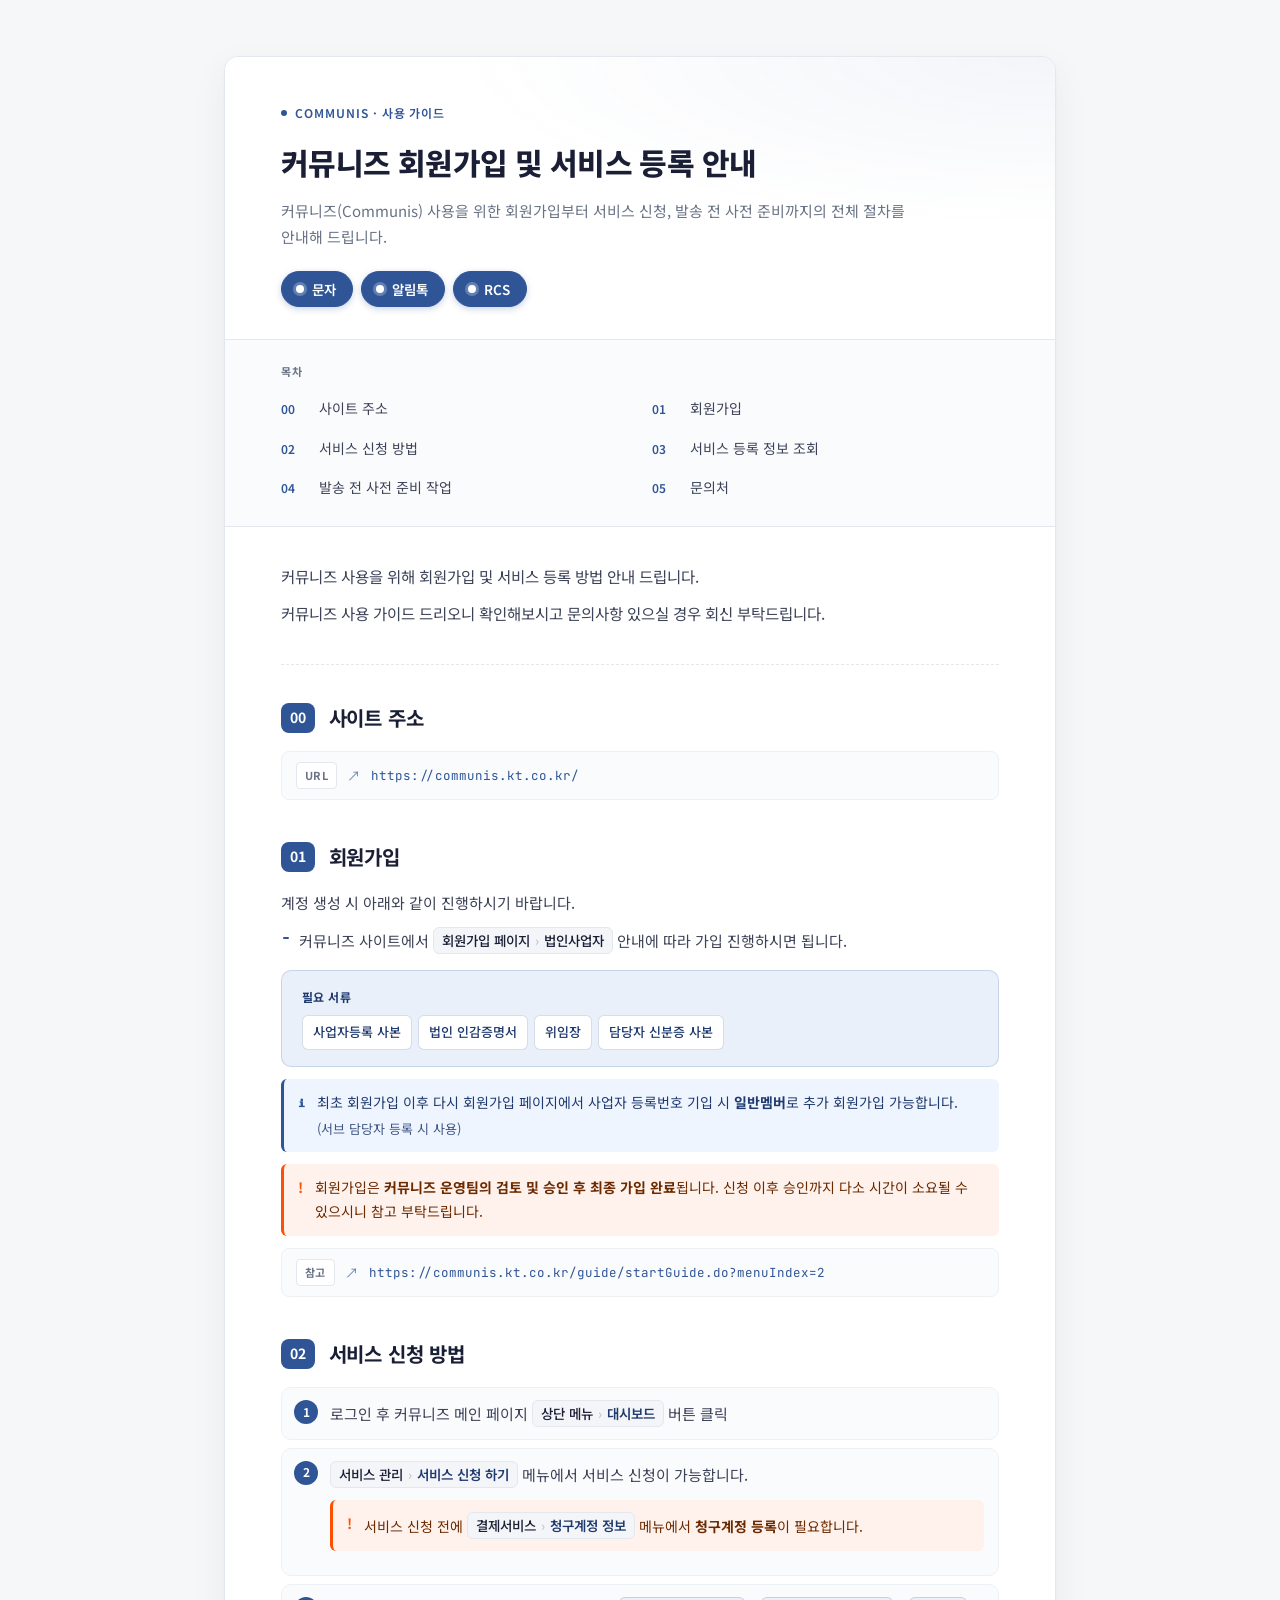
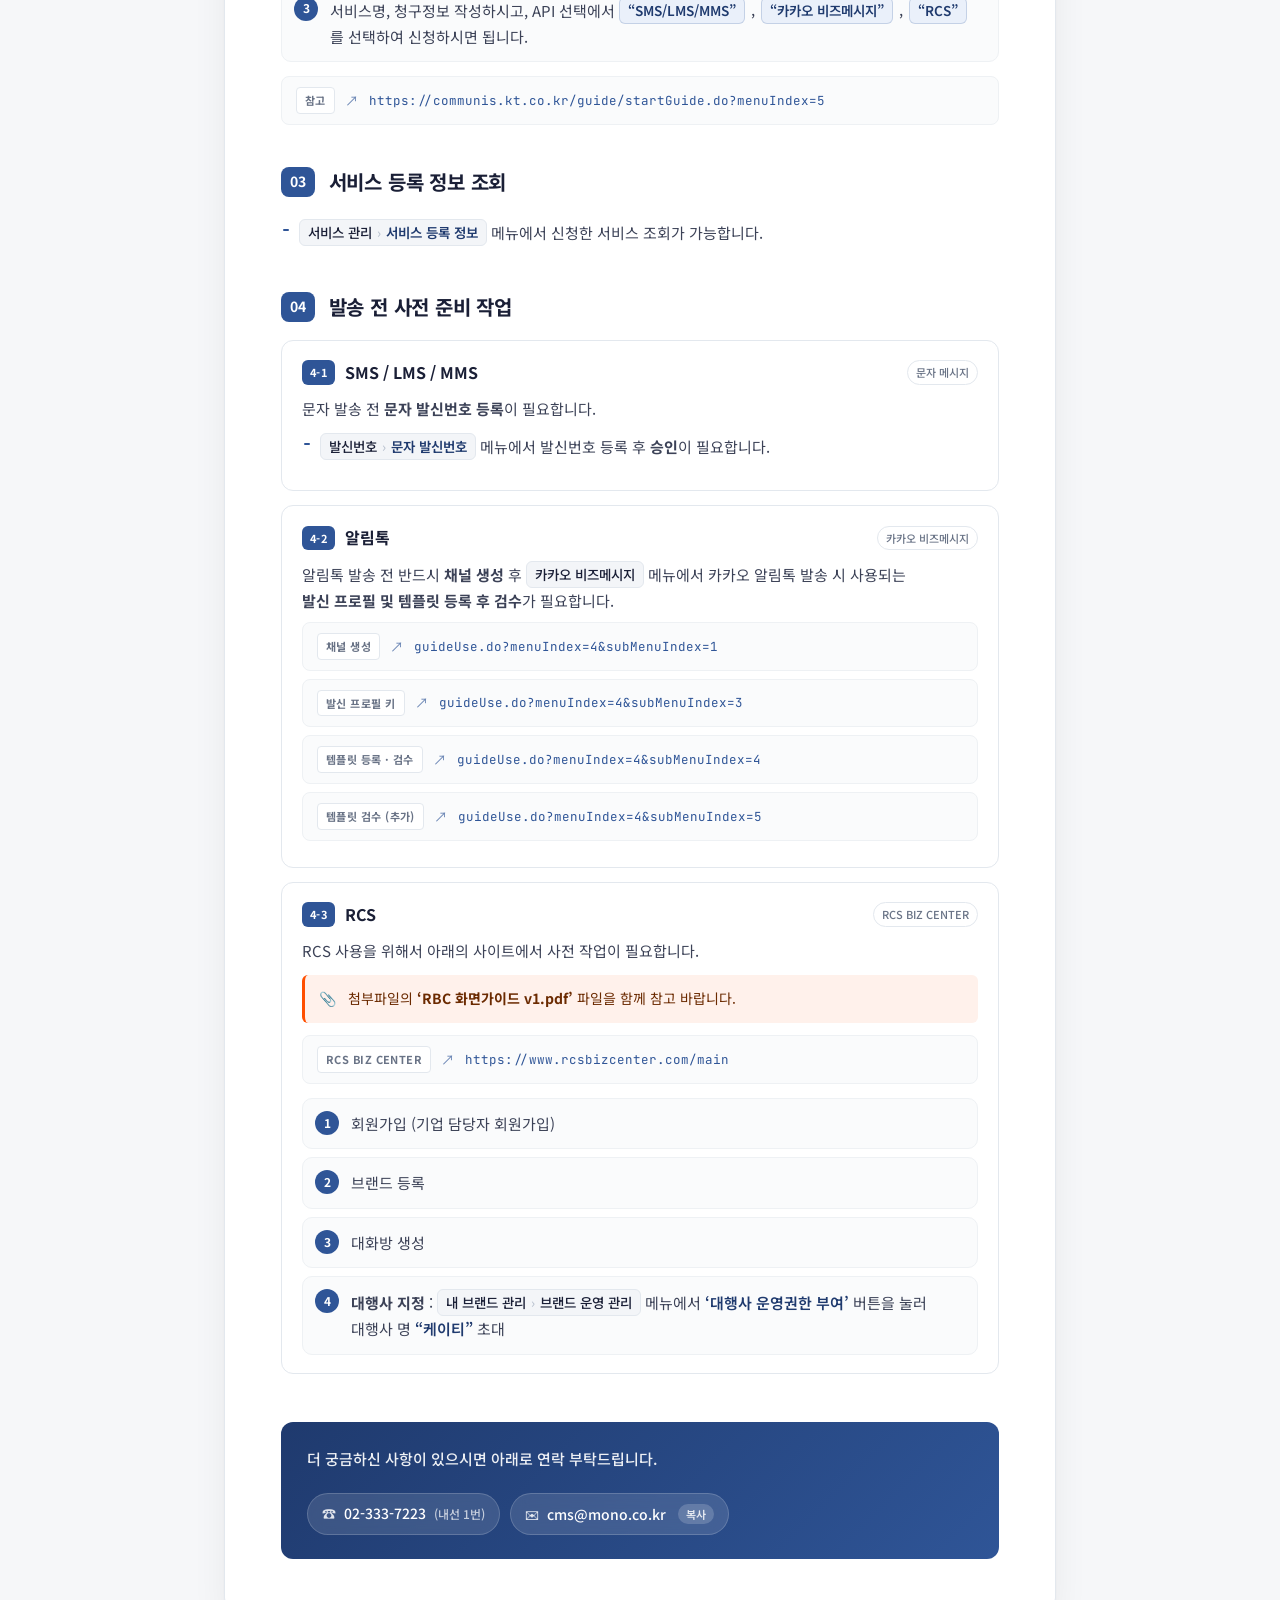
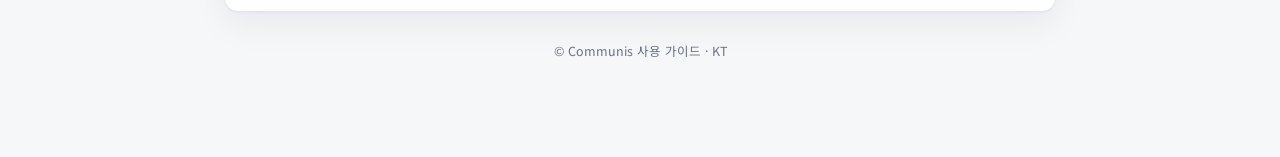
<file: start-communis/index.html>
<!DOCTYPE html>
<html lang="ko">
<head>
<meta charset="UTF-8">
<meta name="viewport" content="width=device-width, initial-scale=1.0">
<title>커뮤니즈 사용 가이드</title>
<link rel="preconnect" href="https://fonts.googleapis.com">
<link rel="preconnect" href="https://fonts.gstatic.com" crossorigin>
<link href="https://fonts.googleapis.com/css2?family=Noto+Sans+KR:wght@300;400;500;600;700;800&family=JetBrains+Mono:wght@400;500&display=swap" rel="stylesheet">
<style>
  :root {
    --ink: #1a1f36;
    --ink-soft: #3c4257;
    --muted: #697386;
    --line: #e3e8ee;
    --line-soft: #eef1f4;
    --bg: #f6f7f9;
    --paper: #ffffff;
    --brand: #2f5597;
    --brand-soft: #eaf0fa;
    --brand-deep: #1f3a6e;
    --accent: #ff4f00;
    --accent-soft: #fff1eb;
    --good: #1f8a5b;
    --code-bg: #f3f5f8;
  }
  * { box-sizing: border-box; }
  html, body { margin: 0; padding: 0; }
  body {
    font-family: 'Noto Sans KR', -apple-system, BlinkMacSystemFont, sans-serif;
    background: var(--bg);
    color: var(--ink);
    line-height: 1.7;
    font-size: 15px;
    -webkit-font-smoothing: antialiased;
    word-break: keep-all;
    overflow-wrap: break-word;
    line-break: strict;
  }
  .page-wrap {
    max-width: 880px;
    margin: 0 auto;
    padding: 56px 24px 96px;
  }
  .doc {
    background: var(--paper);
    border: 1px solid var(--line);
    border-radius: 14px;
    box-shadow: 0 1px 2px rgba(16,24,40,.04), 0 12px 36px rgba(16,24,40,.06);
    overflow: hidden;
  }

  /* Header */
  .doc-header {
    padding: 40px 56px 32px;
    border-bottom: 1px solid var(--line);
    background:
      radial-gradient(120% 100% at 100% 0%, rgba(47,85,151,.06) 0%, rgba(47,85,151,0) 60%),
      var(--paper);
  }
  .eyebrow {
    display: inline-flex;
    align-items: center;
    gap: 8px;
    font-size: 12px;
    font-weight: 600;
    letter-spacing: .08em;
    color: var(--brand);
    text-transform: uppercase;
    margin-bottom: 14px;
  }
  .eyebrow::before {
    content: "";
    width: 6px;
    height: 6px;
    background: var(--brand);
    border-radius: 50%;
  }
  h1.doc-title {
    font-size: 30px;
    font-weight: 800;
    margin: 0 0 10px;
    color: var(--ink);
    letter-spacing: -.02em;
  }
  .doc-sub {
    color: var(--muted);
    font-size: 15px;
    margin: 0;
  }
  .doc-meta {
    display: flex;
    flex-wrap: wrap;
    gap: 8px;
    margin-top: 22px;
  }
  .tag {
    display: inline-flex;
    align-items: center;
    gap: 6px;
    background: var(--brand-soft);
    color: var(--brand-deep);
    border: 1px solid rgba(47,85,151,.18);
    border-radius: 999px;
    padding: 5px 12px;
    font-size: 12px;
    font-weight: 500;
  }

  /* Channel toggle buttons */
  .ch-toggles {
    display: flex;
    flex-wrap: wrap;
    gap: 8px;
    margin-top: 22px;
  }
  .ch-toggle {
    -webkit-appearance: none;
    appearance: none;
    cursor: pointer;
    display: inline-flex;
    align-items: center;
    gap: 8px;
    background: #fff;
    color: var(--ink-soft);
    border: 1.5px solid var(--line);
    border-radius: 999px;
    padding: 7px 16px 7px 14px;
    font-family: inherit;
    font-size: 13.5px;
    font-weight: 600;
    transition: all .15s ease;
    user-select: none;
  }
  .ch-toggle:hover {
    border-color: var(--brand);
    color: var(--brand);
  }
  .ch-toggle .dot {
    width: 8px;
    height: 8px;
    border-radius: 50%;
    background: #d4d8df;
    transition: background .15s ease, box-shadow .15s ease;
  }
  .ch-toggle[aria-pressed="true"] {
    background: var(--brand);
    border-color: var(--brand);
    color: #fff;
    box-shadow: 0 2px 6px rgba(47,85,151,.25);
  }
  .ch-toggle[aria-pressed="true"] .dot {
    background: #fff;
    box-shadow: 0 0 0 3px rgba(255,255,255,.25);
  }
  .ch-toggle:focus-visible {
    outline: 2px solid var(--brand);
    outline-offset: 2px;
  }

  /* Dynamic api list inside step 2 */
  .api-list {
    display: inline-flex;
    flex-wrap: wrap;
    gap: 6px;
    vertical-align: 1px;
  }
  .api-list .api-chip {
    background: var(--brand-soft);
    color: var(--brand-deep);
    border: 1px solid rgba(47,85,151,.2);
    border-radius: 6px;
    padding: 1px 8px;
    font-size: 13.5px;
    font-weight: 600;
  }
  .api-list.empty::before {
    content: "채널을 선택해 주세요";
    color: var(--muted);
    font-weight: 500;
    font-style: italic;
  }

  /* Channel cards hidden state */
  .channel[hidden] { display: none !important; }
  .empty-state {
    border: 1.5px dashed var(--line);
    border-radius: 12px;
    padding: 28px;
    text-align: center;
    color: var(--muted);
    font-size: 14px;
    background: #fafbfc;
  }

  /* TOC */
  .toc {
    padding: 22px 56px;
    background: #fafbfc;
    border-bottom: 1px solid var(--line);
  }
  .toc-label {
    font-size: 11px;
    font-weight: 700;
    letter-spacing: .12em;
    color: var(--muted);
    text-transform: uppercase;
    margin-bottom: 12px;
  }
  .toc-list {
    list-style: none;
    margin: 0;
    padding: 0;
    display: grid;
    grid-template-columns: repeat(2, 1fr);
    gap: 8px 24px;
  }
  .toc-list a {
    display: flex;
    align-items: baseline;
    gap: 10px;
    color: var(--ink-soft);
    text-decoration: none;
    font-size: 14px;
    padding: 4px 0;
    border-radius: 4px;
    transition: color .15s;
  }
  .toc-list a:hover { color: var(--brand); }
  .toc-list a .n {
    font-variant-numeric: tabular-nums;
    color: var(--brand);
    font-weight: 600;
    font-size: 12px;
    min-width: 28px;
  }

  /* Body */
  .doc-body {
    padding: 36px 56px 52px;
  }
  .intro p {
    margin: 0 0 10px;
    color: var(--ink-soft);
    font-size: 15.5px;
  }
  .intro {
    padding-bottom: 28px;
    border-bottom: 1px dashed var(--line);
    margin-bottom: 36px;
  }

  section.step { margin-bottom: 40px; scroll-margin-top: 24px; }
  section.step:last-child { margin-bottom: 0; }

  h2.step-title {
    display: flex;
    align-items: center;
    gap: 14px;
    font-size: 20px;
    font-weight: 700;
    color: var(--ink);
    margin: 0 0 16px;
    letter-spacing: -.01em;
  }
  h2.step-title .num {
    display: inline-flex;
    align-items: center;
    justify-content: center;
    min-width: 30px;
    height: 30px;
    padding: 0 9px;
    background: var(--brand);
    color: #fff;
    border-radius: 8px;
    font-size: 14px;
    font-weight: 700;
    font-variant-numeric: tabular-nums;
  }
  h3.sub-title {
    font-size: 15px;
    font-weight: 700;
    color: var(--brand-deep);
    margin: 22px 0 10px;
    display: flex;
    align-items: center;
    gap: 10px;
  }
  h3.sub-title .badge {
    background: var(--brand-soft);
    color: var(--brand);
    border-radius: 6px;
    padding: 2px 8px;
    font-size: 12px;
    font-weight: 700;
    letter-spacing: .02em;
  }

  p, li { color: var(--ink-soft); }
  .step p { margin: 0 0 8px; }

  ul.bullets {
    list-style: none;
    margin: 8px 0;
    padding: 0;
  }
  ul.bullets > li {
    position: relative;
    padding: 4px 0 4px 18px;
  }
  ul.bullets > li::before {
    content: "";
    position: absolute;
    left: 2px;
    top: 14px;
    width: 6px;
    height: 2px;
    background: var(--brand);
    border-radius: 2px;
  }
  ul.bullets ul {
    margin: 4px 0 4px;
    padding-left: 16px;
    list-style: none;
  }
  ul.bullets ul li {
    position: relative;
    padding: 2px 0 2px 14px;
    font-size: 14px;
    color: var(--muted);
  }
  ul.bullets ul li::before {
    content: "";
    position: absolute;
    left: 0;
    top: 14px;
    width: 4px;
    height: 4px;
    border-radius: 50%;
    background: #c7d2e3;
  }

  ol.steps {
    counter-reset: stp;
    list-style: none;
    margin: 12px 0 0;
    padding: 0;
    display: grid;
    gap: 8px;
  }
  ol.steps > li {
    counter-increment: stp;
    position: relative;
    padding: 12px 14px 12px 48px;
    background: #fafbfc;
    border: 1px solid var(--line-soft);
    border-radius: 10px;
  }
  ol.steps > li::before {
    content: counter(stp);
    position: absolute;
    left: 12px;
    top: 12px;
    width: 24px;
    height: 24px;
    background: var(--brand);
    color: #fff;
    font-size: 12px;
    font-weight: 700;
    border-radius: 50%;
    display: inline-flex;
    align-items: center;
    justify-content: center;
    font-variant-numeric: tabular-nums;
  }

  /* Inline UI path: 메뉴 > 메뉴 */
  .path {
    display: inline-flex;
    align-items: center;
    gap: 4px;
    background: var(--code-bg);
    border: 1px solid var(--line);
    border-radius: 6px;
    padding: 1px 8px;
    font-size: 13.5px;
    color: var(--ink);
    font-weight: 500;
    vertical-align: 1px;
  }
  .path .sep {
    color: #b5becc;
    font-weight: 400;
    padding: 0 1px;
  }
  .quoted {
    font-weight: 600;
    color: var(--brand-deep);
  }

  /* Link box */
  .ref-link {
    display: flex;
    align-items: center;
    gap: 10px;
    padding: 10px 14px;
    background: #fafbfc;
    border: 1px solid var(--line-soft);
    border-radius: 8px;
    margin: 8px 0;
    font-size: 13.5px;
  }
  .ref-link .label {
    flex: 0 0 auto;
    font-size: 11px;
    font-weight: 700;
    letter-spacing: .04em;
    color: var(--muted);
    text-transform: uppercase;
    padding: 3px 8px;
    background: #fff;
    border: 1px solid var(--line);
    border-radius: 4px;
  }
  .ref-link a {
    color: var(--brand);
    text-decoration: none;
    font-family: 'JetBrains Mono', monospace;
    font-size: 12.5px;
    word-break: break-all;
    flex: 1;
  }
  .ref-link a:hover { text-decoration: underline; }
  .ref-link .icon {
    flex: 0 0 auto;
    color: var(--brand);
    opacity: .7;
  }

  /* Required documents card */
  .req-card {
    background: var(--brand-soft);
    border: 1px solid rgba(47,85,151,.18);
    border-radius: 10px;
    padding: 16px 20px;
    margin: 12px 0 8px;
    width: 100%;
  }
  .req-card .req-title {
    font-size: 12px;
    font-weight: 700;
    color: var(--brand-deep);
    letter-spacing: .04em;
    margin-bottom: 8px;
    display: flex;
    align-items: center;
    gap: 6px;
  }
  .req-list {
    display: flex;
    flex-wrap: wrap;
    gap: 6px;
    list-style: none;
    padding: 0;
    margin: 0;
  }
  .req-list li {
    background: #fff;
    border: 1px solid rgba(47,85,151,.2);
    color: var(--brand-deep);
    border-radius: 6px;
    padding: 5px 10px;
    font-size: 13px;
    font-weight: 500;
  }

  /* Notice / callout */
  .callout {
    display: flex;
    gap: 12px;
    padding: 12px 14px;
    background: var(--accent-soft);
    border-left: 3px solid var(--accent);
    border-radius: 6px;
    margin: 12px 0;
    font-size: 14px;
    color: #6b2a00;
  }
  .callout .ico {
    flex: 0 0 auto;
    color: var(--accent);
    font-weight: 700;
  }
  .callout.info {
    background: #eff5ff;
    border-left-color: var(--brand);
    color: var(--brand-deep);
  }
  .callout.info .ico { color: var(--brand); }
  .callout .aside {
    display: block;
    margin-top: 4px;
    font-size: 13px;
    opacity: .85;
  }
  /* Utility: prevent breaking inside the wrapped run */
  .nb { white-space: nowrap; }

  /* Footer / contact */
  .contact {
    margin-top: 48px;
    padding: 24px 26px;
    background: linear-gradient(135deg, #1f3a6e 0%, #2f5597 100%);
    color: #fff;
    border-radius: 12px;
    display: flex;
    flex-wrap: wrap;
    align-items: center;
    gap: 22px;
    justify-content: space-between;
  }
  .contact .lead {
    font-size: 15px;
    font-weight: 500;
    color: rgba(255,255,255,.92);
    flex: 1 1 280px;
    min-width: 240px;
  }
  .contact .methods {
    display: flex;
    gap: 10px;
    flex-wrap: wrap;
  }
  .contact .pill {
    display: inline-flex;
    align-items: center;
    gap: 8px;
    background: rgba(255,255,255,.12);
    border: 1px solid rgba(255,255,255,.18);
    border-radius: 999px;
    padding: 8px 14px;
    color: #fff;
    text-decoration: none;
    font-size: 14px;
    font-weight: 500;
    backdrop-filter: blur(8px);
    transition: background .15s;
  }
  .contact .pill:hover { background: rgba(255,255,255,.2); }
  .contact .pill .ico { opacity: .85; }
  button.pill {
    -webkit-appearance: none;
    appearance: none;
    font-family: inherit;
    cursor: pointer;
    position: relative;
  }
  button.pill .copy-state {
    font-size: 11px;
    font-weight: 600;
    background: rgba(255,255,255,.18);
    color: rgba(255,255,255,.85);
    border-radius: 999px;
    padding: 2px 8px;
    margin-left: 4px;
    transition: background .2s, color .2s;
  }
  button.pill.copied {
    background: rgba(255,255,255,.22);
  }
  button.pill.copied .copy-state {
    background: #1f8a5b;
    color: #fff;
  }

  /* Email rendered as split spans + CSS '@' to avoid email-harvester obfuscators */
  .email-text {
    display: inline-flex;
    align-items: baseline;
    font-variant-ligatures: none;
  }
  .email-user::after {
    content: "\0040"; /* @ */
  }

  .doc-footer {
    text-align: center;
    margin-top: 28px;
    color: var(--muted);
    font-size: 12.5px;
  }

  /* Channel grid for step 4 */
  .channel-grid {
    display: grid;
    gap: 14px;
    margin-top: 8px;
    counter-reset: ch-num;
  }
  .channel:not([hidden]) { counter-increment: ch-num; }
  .channel .tag-ch::before { content: "4-" counter(ch-num); }
  .channel {
    border: 1px solid var(--line);
    border-radius: 12px;
    padding: 18px 20px;
    background: var(--paper);
  }
  .channel-head {
    display: flex;
    align-items: center;
    gap: 10px;
    margin-bottom: 10px;
  }
  .channel-head .tag-ch {
    background: var(--brand);
    color: #fff;
    border-radius: 6px;
    font-size: 11px;
    font-weight: 700;
    padding: 3px 8px;
    letter-spacing: .04em;
  }
  .channel-head h3 {
    margin: 0;
    font-size: 16px;
    font-weight: 700;
    color: var(--ink);
  }
  .channel-head .pill-type {
    margin-left: auto;
    font-size: 11px;
    color: var(--muted);
    font-weight: 500;
    border: 1px solid var(--line);
    border-radius: 999px;
    padding: 2px 8px;
  }

  @media (max-width: 720px) {
    .doc-header, .toc, .doc-body { padding-left: 24px; padding-right: 24px; }
    .toc-list { grid-template-columns: 1fr; }
    h1.doc-title { font-size: 24px; }
    .contact { padding: 20px; }
  }
</style>
</head>
<body>
  <div class="page-wrap">
    <article class="doc">

      <!-- Header -->
      <header class="doc-header">
        <div class="eyebrow">Communis · 사용 가이드</div>
        <h1 class="doc-title">커뮤니즈 회원가입 및 서비스 등록 안내</h1>
        <p class="doc-sub">커뮤니즈(Communis) 사용을 위한 회원가입부터 서비스 신청, 발송 전 사전 준비까지의 전체 절차를 <span class="nb">안내해 드립니다.</span></p>
        <div class="ch-toggles" role="group" aria-label="사용할 채널 선택">
          <button class="ch-toggle" type="button" data-channel="sms" aria-pressed="true">
            <span class="dot"></span>문자
          </button>
          <button class="ch-toggle" type="button" data-channel="alim" aria-pressed="true">
            <span class="dot"></span>알림톡
          </button>
          <button class="ch-toggle" type="button" data-channel="rcs" aria-pressed="true">
            <span class="dot"></span>RCS
          </button>
        </div>
      </header>

      <!-- Table of contents -->
      <nav class="toc" aria-label="목차">
        <div class="toc-label">목차</div>
        <ul class="toc-list">
          <li><a href="#s0"><span class="n">00</span><span>사이트 주소</span></a></li>
          <li><a href="#s1"><span class="n">01</span><span>회원가입</span></a></li>
          <li><a href="#s2"><span class="n">02</span><span>서비스 신청 방법</span></a></li>
          <li><a href="#s3"><span class="n">03</span><span>서비스 등록 정보 조회</span></a></li>
          <li><a href="#s4"><span class="n">04</span><span>발송 전 사전 준비 작업</span></a></li>
          <li><a href="#contact"><span class="n">05</span><span>문의처</span></a></li>
        </ul>
      </nav>

      <!-- Body -->
      <div class="doc-body">

        <div class="intro">
          <p>커뮤니즈 사용을 위해 회원가입 및 서비스 등록 방법 안내 드립니다.</p>
          <p>커뮤니즈 사용 가이드 드리오니 확인해보시고 문의사항 있으실 경우 회신 부탁드립니다.</p>
        </div>

        <!-- 0. Site -->
        <section class="step" id="s0">
          <h2 class="step-title"><span class="num">00</span>사이트 주소</h2>
          <div class="ref-link">
            <span class="label">URL</span>
            <span class="icon" aria-hidden="true">↗</span>
            <a href="https://communis.kt.co.kr/" target="_blank" rel="noopener">https://communis.kt.co.kr/</a>
          </div>
        </section>

        <!-- 1. 회원가입 -->
        <section class="step" id="s1">
          <h2 class="step-title"><span class="num">01</span>회원가입</h2>
          <p>계정 생성 시 아래와 같이 진행하시기 바랍니다.</p>

          <ul class="bullets">
            <li>
              커뮤니즈 사이트에서
              <span class="path">회원가입 페이지<span class="sep">›</span>법인사업자</span>
              안내에 따라 가입 진행하시면 됩니다.
            </li>
          </ul>
          <div class="req-card">
            <div class="req-title">필요 서류</div>
            <ul class="req-list">
              <li>사업자등록 사본</li>
              <li>법인 인감증명서</li>
              <li>위임장</li>
              <li>담당자 신분증 사본</li>
            </ul>
          </div>

          <div class="callout info">
            <span class="ico">ℹ</span>
            <div>최초 회원가입 이후 다시 회원가입 페이지에서 사업자 등록번호 기입 시 <strong>일반멤버</strong>로 추가 회원가입 가능합니다.<span class="aside">(서브 담당자 등록 시 사용)</span></div>
          </div>

          <div class="callout">
            <span class="ico">!</span>
            <div>회원가입은 <strong>커뮤니즈 운영팀의 검토 및 승인 후 최종 가입 완료</strong>됩니다. 신청 이후 승인까지 다소 시간이 소요될 수 있으시니 참고 부탁드립니다.</div>
          </div>

          <div class="ref-link">
            <span class="label">참고</span>
            <span class="icon" aria-hidden="true">↗</span>
            <a href="https://communis.kt.co.kr/guide/startGuide.do?menuIndex=2" target="_blank" rel="noopener">https://communis.kt.co.kr/guide/startGuide.do?menuIndex=2</a>
          </div>
        </section>

        <!-- 2. 서비스 신청 방법 -->
        <section class="step" id="s2">
          <h2 class="step-title"><span class="num">02</span>서비스 신청 방법</h2>
          <ol class="steps">
            <li>
              로그인 후 커뮤니즈 메인 페이지
              <span class="path">상단 메뉴<span class="sep">›</span><span class="quoted">대시보드</span></span>
              버튼 클릭
            </li>
            <li>
              <span class="path">서비스 관리<span class="sep">›</span><span class="quoted">서비스 신청 하기</span></span>
              메뉴에서 서비스 신청이 가능합니다.
              <div class="callout">
                <span class="ico">!</span>
                <div>서비스 신청 전에 <span class="path">결제서비스<span class="sep">›</span><span class="quoted">청구계정 정보</span></span> 메뉴에서 <strong>청구계정 등록</strong>이 필요합니다.</div>
              </div>
            </li>
            <li>
              서비스명, 청구정보 작성하시고, API 선택에서
              <span class="api-list" id="api-list" aria-live="polite"></span>
              를 선택하여 신청하시면 됩니다.
            </li>
          </ol>
          <div class="ref-link" style="margin-top:14px;">
            <span class="label">참고</span>
            <span class="icon" aria-hidden="true">↗</span>
            <a href="https://communis.kt.co.kr/guide/startGuide.do?menuIndex=5" target="_blank" rel="noopener">https://communis.kt.co.kr/guide/startGuide.do?menuIndex=5</a>
          </div>
        </section>

        <!-- 3. 서비스 등록 정보 조회 -->
        <section class="step" id="s3">
          <h2 class="step-title"><span class="num">03</span>서비스 등록 정보 조회</h2>
          <ul class="bullets">
            <li>
              <span class="path">서비스 관리<span class="sep">›</span><span class="quoted">서비스 등록 정보</span></span>
              메뉴에서 신청한 서비스 조회가 가능합니다.
            </li>
          </ul>
        </section>

        <!-- 4. 발송 전 사전 준비 작업 -->
        <section class="step" id="s4">
          <h2 class="step-title"><span class="num">04</span>발송 전 사전 준비 작업</h2>

          <div class="channel-grid">

            <!-- 문자 (SMS/LMS/MMS) -->
            <div class="channel" data-channel="sms">
              <div class="channel-head">
                <span class="tag-ch"></span>
                <h3>SMS / LMS / MMS</h3>
                <span class="pill-type">문자 메시지</span>
              </div>
              <p>문자 발송 전 <strong>문자 발신번호 등록</strong>이 필요합니다.</p>
              <ul class="bullets">
                <li>
                  <span class="path">발신번호<span class="sep">›</span><span class="quoted">문자 발신번호</span></span>
                  메뉴에서 발신번호 등록 후 <strong>승인</strong>이 필요합니다.
                </li>
              </ul>
            </div>

            <!-- 알림톡 -->
            <div class="channel" data-channel="alim">
              <div class="channel-head">
                <span class="tag-ch"></span>
                <h3>알림톡</h3>
                <span class="pill-type">카카오 비즈메시지</span>
              </div>
              <p>알림톡 발송 전 반드시 <strong>채널 생성</strong> 후 <span class="path">카카오 비즈메시지</span> 메뉴에서 카카오 알림톡 발송 시 사용되는 <strong class="nb">발신 프로필 및 템플릿 등록 후 검수</strong>가 필요합니다.</p>

              <div class="ref-link">
                <span class="label">채널 생성</span>
                <span class="icon" aria-hidden="true">↗</span>
                <a href="https://communis.kt.co.kr/guide/guideUse.do?menuIndex=4&subMenuIndex=1" target="_blank" rel="noopener">guideUse.do?menuIndex=4&amp;subMenuIndex=1</a>
              </div>
              <div class="ref-link">
                <span class="label">발신 프로필 키</span>
                <span class="icon" aria-hidden="true">↗</span>
                <a href="https://communis.kt.co.kr/guide/guideUse.do?menuIndex=4&subMenuIndex=3" target="_blank" rel="noopener">guideUse.do?menuIndex=4&amp;subMenuIndex=3</a>
              </div>
              <div class="ref-link">
                <span class="label">템플릿 등록 · 검수</span>
                <span class="icon" aria-hidden="true">↗</span>
                <a href="https://communis.kt.co.kr/guide/guideUse.do?menuIndex=4&subMenuIndex=4" target="_blank" rel="noopener">guideUse.do?menuIndex=4&amp;subMenuIndex=4</a>
              </div>
              <div class="ref-link">
                <span class="label">템플릿 검수 (추가)</span>
                <span class="icon" aria-hidden="true">↗</span>
                <a href="https://communis.kt.co.kr/guide/guideUse.do?menuIndex=4&subMenuIndex=5" target="_blank" rel="noopener">guideUse.do?menuIndex=4&amp;subMenuIndex=5</a>
              </div>
            </div>

            <!-- RCS -->
            <div class="channel" data-channel="rcs">
              <div class="channel-head">
                <span class="tag-ch"></span>
                <h3>RCS</h3>
                <span class="pill-type">RCS BIZ CENTER</span>
              </div>
              <p>RCS 사용을 위해서 아래의 사이트에서 사전 작업이 필요합니다.</p>
              <div class="callout">
                <span class="ico">📎</span>
                <div>첨부파일의 <strong>‘RBC 화면가이드 v1.pdf’</strong> 파일을 함께 참고 바랍니다.</div>
              </div>

              <div class="ref-link">
                <span class="label">RCS BIZ CENTER</span>
                <span class="icon" aria-hidden="true">↗</span>
                <a href="https://www.rcsbizcenter.com/main" target="_blank" rel="noopener">https://www.rcsbizcenter.com/main</a>
              </div>

              <ol class="steps" style="margin-top:14px;">
                <li>회원가입 (기업 담당자 회원가입)</li>
                <li>브랜드 등록</li>
                <li>대화방 생성</li>
                <li>
                  <strong>대행사 지정</strong> :
                  <span class="path">내 브랜드 관리<span class="sep">›</span>브랜드 운영 관리</span>
                  메뉴에서 <span class="quoted">‘대행사 운영권한 부여’</span> 버튼을 눌러 대행사 명
                  <span class="quoted">“케이티”</span>
                  초대
                </li>
              </ol>
            </div>

            <div class="empty-state" id="empty-state" hidden>상단에서 사용할 채널을 1개 이상 선택해 주세요.</div>
          </div>
        </section>

        <!-- Contact -->
        <section class="contact" id="contact">
          <div class="lead">더 궁금하신 사항이 있으시면 아래로 연락 부탁드립니다.</div>
          <div class="methods">
            <a class="pill" href="tel:02-333-7223">
              <span class="ico">☎</span>
              02-333-7223 <span style="opacity:.7; font-size:12px;">(내선 1번)</span>
            </a>
            <button class="pill" type="button" id="copyEmail" data-email-user="cms" data-email-domain="mono.co.kr" title="클릭으로 이메일 주소 복사">
              <span class="ico">✉</span>
              <span class="email-text" aria-label="이메일">
                <span class="email-user">cms</span><span class="email-domain">mono.co.kr</span>
              </span>
              <span class="copy-state" aria-hidden="true">복사</span>
            </button>
          </div>
        </section>

      </div>
    </article>

    <div class="doc-footer">© Communis 사용 가이드 · KT</div>
  </div>

<script>
  (function () {
    const LABELS = {
      sms:  '“SMS/LMS/MMS”',
      alim: '“카카오 비즈메시지”',
      rcs:  '“RCS”'
    };
    // Display order for the API chips inside step 2
    const ORDER = ['sms', 'alim', 'rcs'];

    const toggles = document.querySelectorAll('.ch-toggle');
    const apiList = document.getElementById('api-list');
    const emptyState = document.getElementById('empty-state');
    const channelCards = document.querySelectorAll('.channel[data-channel]');

    function render() {
      const active = ORDER.filter(k =>
        document.querySelector('.ch-toggle[data-channel="' + k + '"]')
                 .getAttribute('aria-pressed') === 'true'
      );

      // Section 2 — API chips
      apiList.innerHTML = '';
      if (active.length === 0) {
        apiList.classList.add('empty');
      } else {
        apiList.classList.remove('empty');
        active.forEach((k, i) => {
          const chip = document.createElement('span');
          chip.className = 'api-chip';
          chip.textContent = LABELS[k];
          apiList.appendChild(chip);
          if (i < active.length - 1) {
            apiList.appendChild(document.createTextNode(', '));
          }
        });
      }

      // Section 4 — show/hide channel cards
      let anyVisible = false;
      channelCards.forEach(card => {
        const key = card.getAttribute('data-channel');
        const on = active.includes(key);
        card.hidden = !on;
        if (on) anyVisible = true;
      });
      emptyState.hidden = anyVisible;
    }

    toggles.forEach(btn => {
      btn.addEventListener('click', () => {
        const pressed = btn.getAttribute('aria-pressed') === 'true';
        btn.setAttribute('aria-pressed', pressed ? 'false' : 'true');
        render();
      });
    });

    render();

    // Click-to-copy email (avoids 'mailto' obfuscation when saved standalone)
    const copyBtn = document.getElementById('copyEmail');
    if (copyBtn) {
      const stateEl = copyBtn.querySelector('.copy-state');
      const defaultLabel = stateEl.textContent;
      let resetTimer = null;
      copyBtn.addEventListener('click', async () => {
        const email = (copyBtn.dataset.emailUser || '') + String.fromCharCode(64) + (copyBtn.dataset.emailDomain || '');
        let ok = false;
        try {
          if (navigator.clipboard && navigator.clipboard.writeText) {
            await navigator.clipboard.writeText(email);
            ok = true;
          } else {
            const ta = document.createElement('textarea');
            ta.value = email;
            ta.setAttribute('readonly', '');
            ta.style.position = 'fixed';
            ta.style.opacity = '0';
            document.body.appendChild(ta);
            ta.select();
            ok = document.execCommand('copy');
            document.body.removeChild(ta);
          }
        } catch (e) { ok = false; }
        clearTimeout(resetTimer);
        copyBtn.classList.add('copied');
        stateEl.textContent = ok ? '복사됨' : '복사 실패';
        resetTimer = setTimeout(() => {
          copyBtn.classList.remove('copied');
          stateEl.textContent = defaultLabel;
        }, 1600);
      });
    }
  })();
</script>
</body>
</html>
</file>
